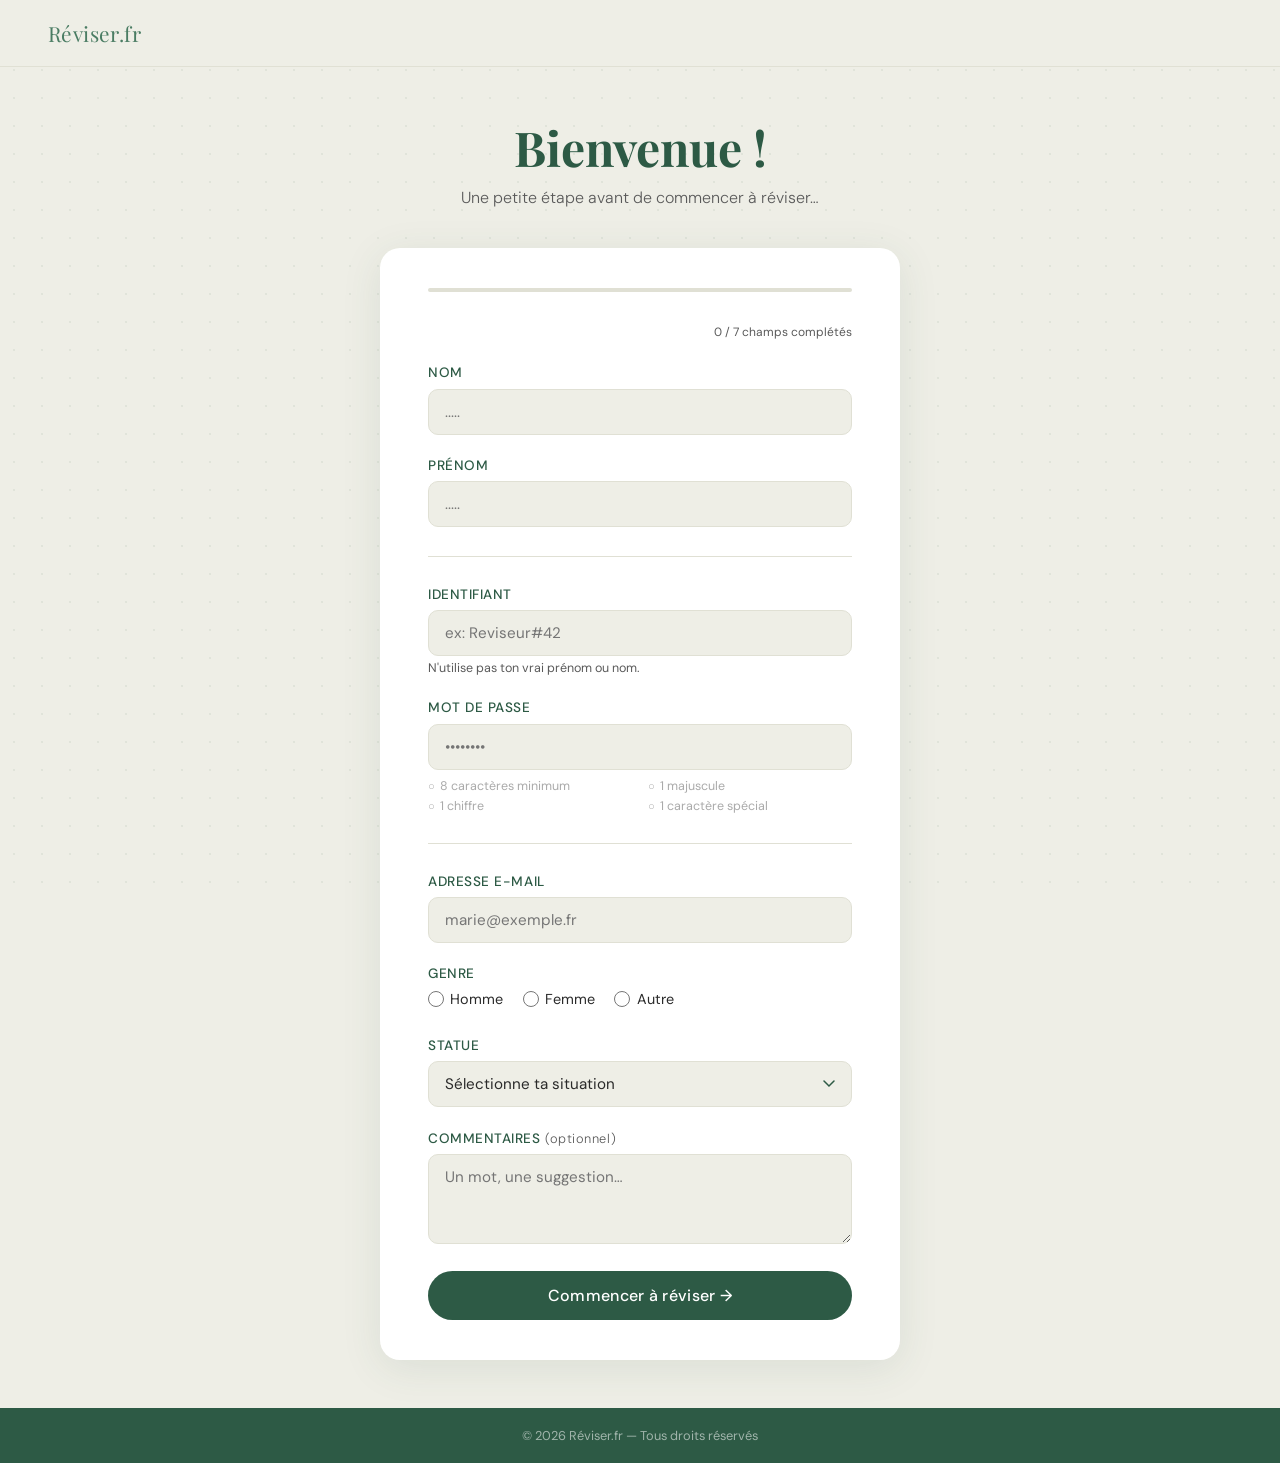
<file: index.html>
<!DOCTYPE html>
<html lang="fr">
<head>
    <meta charset="utf-8">
    <meta name="viewport" content="width=device-width, initial-scale=1.0">
    <title>Réviser.fr — Inscription</title>
    <link rel="stylesheet" href="formulaire_css.css">
</head>
<body>

<!-- bandeau en haut+ lien ver site princiaple -->
<nav>
    <a  class="nav-logo">Réviser.fr</a>
</nav>

<!-- Site -->
<main>
    <div class="form-header">
        <h1>Bienvenue !</h1>
        <p>Une petite étape avant de commencer à réviser…</p>
    </div>

    <div class="card">

        <!-- BARRE DE PROGRESSION -->
        <div class="progress-bar-wrap">
            <div class="progress-bar-fill" id="progressFill"></div>
        </div>
        <p class="progress-label" id="progressLabel">0 / 7 champs complétés</p>

        <form id="inscriptionForm" action="page_principale.html" method="GET" novalidate>

            <!-- NOM -->
            <div class="field">
                <label for="nom">Nom</label>
                <div class="field-check" id="wrap-nom">
                    <input type="text" id="nom" name="nom" placeholder=".....">
                </div>
                <span class="error-msg" id="err-nom">Ce champ est requis.</span>
            </div>

            <!-- PRÉNOM -->
            <div class="field">
                <label for="prenom">Prénom</label>
                <div class="field-check" id="wrap-prenom">
                    <input type="text" id="prenom" name="prenom" placeholder=".....">
                </div>
                <span class="error-msg" id="err-prenom">Ce champ est requis.</span>
            </div>

            <hr class="divider">

            <!-- IDENTIFIANT -->
            <div class="field">
                <label for="identifiant">Identifiant</label>
                <div class="field-check" id="wrap-identifiant">
                    <input type="text" id="identifiant" name="Identifiant" placeholder="ex: Reviseur#42">
                </div>
                <span class="hint">N'utilise pas ton vrai prénom ou nom.</span>
                <span class="error-msg" id="err-identifiant">L'identifiant ne peut pas être ton prénom ou ton nom.</span>
            </div>

            <!-- MOT DE PASSE -->
            <div class="field">
                <label for="motdepasse">Mot de passe</label>
                <div class="field-check" id="wrap-motdepasse">
                    <input type="password" id="motdepasse" name="motdepasse" placeholder="••••••••">
                </div>
                <div class="pwd-criteria">
                    <span class="criteria-item" id="crit-len">8 caractères minimum</span>
                    <span class="criteria-item" id="crit-maj">1 majuscule</span>
                    <span class="criteria-item" id="crit-num">1 chiffre</span>
                    <span class="criteria-item" id="crit-spe">1 caractère spécial</span>
                </div>
                <span class="error-msg" id="err-mdp">Le mot de passe ne respecte pas les critères.</span>
            </div>

            <hr class="divider">

            <!-- EMAIL -->
            <div class="field">
                <label for="gmail">Adresse e-mail</label>
                <div class="field-check" id="wrap-gmail">
                    <input type="email" id="gmail" name="adressemail" placeholder="marie@exemple.fr">
                </div>
                <span class="error-msg" id="err-email">Adresse e-mail invalide (doit contenir un @).</span>
            </div>

            <!-- GENRE -->
            <div class="field" id="field-sexe">
                <label>Genre</label>
                <div class="radio-group">
                    <label class="radio-label">
                        <input type="radio" name="sexe" value="M"> Homme
                    </label>
                    <label class="radio-label">
                        <input type="radio" name="sexe" value="F"> Femme
                    </label>
                    <label class="radio-label">
                        <input type="radio" name="sexe" value="X"> Autre
                    </label>
                </div>
                <span class="error-msg" id="err-sexe">Veuillez choisir un genre.</span>
            </div>

            <!-- FONCTION -->
            <div class="field">
                <label for="fonction">Statue</label>
                <select id="fonction" name="fonction">
                    <option value="" disabled selected>Sélectionne ta situation</option>
                    <option value="Enseignant">Enseignant(e)</option>
                    <option value="seconde">Seconde</option>
                    <option value="premiere">Première</option>
                    <option value="termianale">Terminale</option>
                    <option value="Autre">Autre</option>
                </select>
                <span class="error-msg" id="err-fonction">Veuillez sélectionner une fonction.</span>
            </div>

            <!-- COMMENTAIRES -->
            <div class="field">
                <label for="commentaire">
                    Commentaires
                    <span style="font-weight:300;text-transform:none;font-size:0.8rem;color:var(--texte-doux)">(optionnel)</span>
                </label>
                <textarea id="commentaire" name="commentaire" placeholder="Un mot, une suggestion…"></textarea>
            </div>

            <!-- BANNIÈRE ERREUR GLOBALE -->
            <div id="global-error" class="global-error" style="display:none;">
                ! Certains champs sont incomplets ou incorrects. Corrige-les pour continuer !
            </div>

            <button type="submit" class="submit-btn">Commencer à réviser →</button>

        </form>
    </div>
</main>

<!-- credit -->
<footer>
    © 2026 Réviser.fr — Tous droits réservés
</footer>

<script>
// ── BARRE DE PROGRESSION ──
const TOTAL_CHAMPS = 7; // nom, prenom, identifiant, mdp, email, sexe, fonction

function updateProgress() {
    const nom      = document.getElementById('nom').value.trim();
    const prenom   = document.getElementById('prenom').value.trim();
    const ident    = document.getElementById('identifiant').value.trim();
    const mdp      = document.getElementById('motdepasse').value;
    const email    = document.getElementById('gmail').value.trim();
    const sexe     = document.querySelector('input[name="sexe"]:checked');
    const fonction = document.getElementById('fonction').value;

    const mdpOk = mdp.length >= 8
        && /[A-Z]/.test(mdp)
        && /[0-9]/.test(mdp)
        && /[_,%,#,!,@,$,&,*,.,\-,+]/.test(mdp);

    let count = 0;
    if (nom)    count++;
    if (prenom) count++;
    if (ident && ident.toLowerCase() !== nom.toLowerCase() && ident.toLowerCase() !== prenom.toLowerCase()) count++;
    if (mdpOk)  count++;
    if (email && /@/.test(email)) count++;
    if (sexe)   count++;
    if (fonction) count++;

    const pct = Math.round((count / TOTAL_CHAMPS) * 100);
    document.getElementById('progressFill').style.width = pct + '%';

    const label = document.getElementById('progressLabel');
    label.textContent = count + ' / ' + TOTAL_CHAMPS + ' champs complétés';
    label.classList.toggle('done', count === TOTAL_CHAMPS);

    // effet sur le bouton quand tout est rempli
    document.querySelector('.submit-btn').classList.toggle('ready', count === TOTAL_CHAMPS);
}

// surveille tous les champs pour la progression et mettre le code a jour
document.querySelectorAll('input, select, textarea').forEach(el => {
    el.addEventListener('input', updateProgress);
    el.addEventListener('change', updateProgress);
});

// ── COCHE vert sur les champs texte ──
function checkField(inputId, isValid) {
    const wrap = document.getElementById('wrap-' + inputId);
    if (wrap) wrap.classList.toggle('show-check', isValid);
}

document.getElementById('nom').addEventListener('blur', function () {
    checkField('nom', this.value.trim().length > 0);
});

document.getElementById('prenom').addEventListener('blur', function () {
    checkField('prenom', this.value.trim().length > 0);
});

document.getElementById('identifiant').addEventListener('blur', function () {
    const v = this.value.trim().toLowerCase();
    const n = document.getElementById('nom').value.trim().toLowerCase();
    const p = document.getElementById('prenom').value.trim().toLowerCase();
    checkField('identifiant', v.length > 0 && v !== n && v !== p);
});

document.getElementById('gmail').addEventListener('blur', function () {
    checkField('gmail', /@/.test(this.value));
});

// ── CRITÈRES MOT DE PASSE en temps réel pour mettre a jour les critere en dessous ──
const mdpInput = document.getElementById('motdepasse');

mdpInput.addEventListener('input', () => {
    const v = mdpInput.value;
    toggle('crit-len', v.length >= 8);
    toggle('crit-maj', /[A-Z]/.test(v));
    toggle('crit-num', /[0-9]/.test(v));
    toggle('crit-spe', /[_,%,#,!,@,$,&,*,.,\-,+]/.test(v));

    const pwdOk = v.length >= 8
        && /[A-Z]/.test(v)
        && /[0-9]/.test(v)
        && /[_,%,#,!,@,$,&,*,.,\-,+]/.test(v);
    checkField('motdepasse', pwdOk);
});

function toggle(id, ok) {
    document.getElementById(id).classList.toggle('ok', ok);
}

// ── VALIDATION À LA SOUMISSION ──
const form = document.getElementById('inscriptionForm');

form.addEventListener('submit', function (e) {
    let valid = true;

    const nom         = document.getElementById('nom').value.trim().toLowerCase();
    const prenom      = document.getElementById('prenom').value.trim().toLowerCase();
    const identifiant = document.getElementById('identifiant').value.trim().toLowerCase();
    const mdp         = mdpInput.value;
    const email       = document.getElementById('gmail').value.trim();
    const sexeChoisi  = document.querySelector('input[name="sexe"]:checked');
    const fonction    = document.getElementById('fonction').value;

    // Nom
    if (!nom) { showErr('nom', 'err-nom', true);  valid = false; }
    else       { showErr('nom', 'err-nom', false); }

    // Prénom
    if (!prenom) { showErr('prenom', 'err-prenom', true);  valid = false; }
    else          { showErr('prenom', 'err-prenom', false); }

    // Identifiant
    if (!identifiant || identifiant === nom || identifiant === prenom) {
        showErr('identifiant', 'err-identifiant', true);  valid = false;
    } else {
        showErr('identifiant', 'err-identifiant', false);
    }

    // Mot de passe
    const pwdOk = mdp.length >= 8
        && /[A-Z]/.test(mdp)
        && /[0-9]/.test(mdp)
        && /[_,%,#,!,@,$,&,*,.,\-,+]/.test(mdp);
    if (!pwdOk) { showErr('motdepasse', 'err-mdp', true);  valid = false; }
    else         { showErr('motdepasse', 'err-mdp', false); }

    // Email
    if (!email || !/@/.test(email)) { showErr('gmail', 'err-email', true);  valid = false; }
    else                             { showErr('gmail', 'err-email', false); }

    // Genre
    const errSexe = document.getElementById('err-sexe');
    if (!sexeChoisi) { errSexe.classList.add('visible');    valid = false; }
    else              { errSexe.classList.remove('visible'); }

    // Fonction
    const errFonction    = document.getElementById('err-fonction');
    const selectFonction = document.getElementById('fonction');
    if (!fonction) {
        errFonction.classList.add('visible');
        selectFonction.classList.add('invalid');
        valid = false;
    } else {
        errFonction.classList.remove('visible');
        selectFonction.classList.remove('invalid');
    }

    // Bannière globale
    const banner = document.getElementById('global-error');
    if (!valid) {
        e.preventDefault();
        banner.style.display   = 'block';
        banner.style.animation = 'none';
        banner.offsetHeight;                  // reflow pour relancer l'animation
        banner.style.animation = '';
        banner.scrollIntoView({ behavior: 'smooth', block: 'center' });
    } else {
        banner.style.display = 'none';
    }
});

// ── UTILITAIRE : affiche / cache une erreur sous un champ ──
function showErr(inputId, errId, show) {
    const input = document.getElementById(inputId);
    const msg   = document.getElementById(errId);
    if (show) {
        input.classList.add('invalid');
        input.classList.remove('valid');
        msg.classList.add('visible');
    } else {
        input.classList.remove('invalid');
        input.classList.add('valid');
        msg.classList.remove('visible');
    }
}

</script>

</body>
</html>
</file>
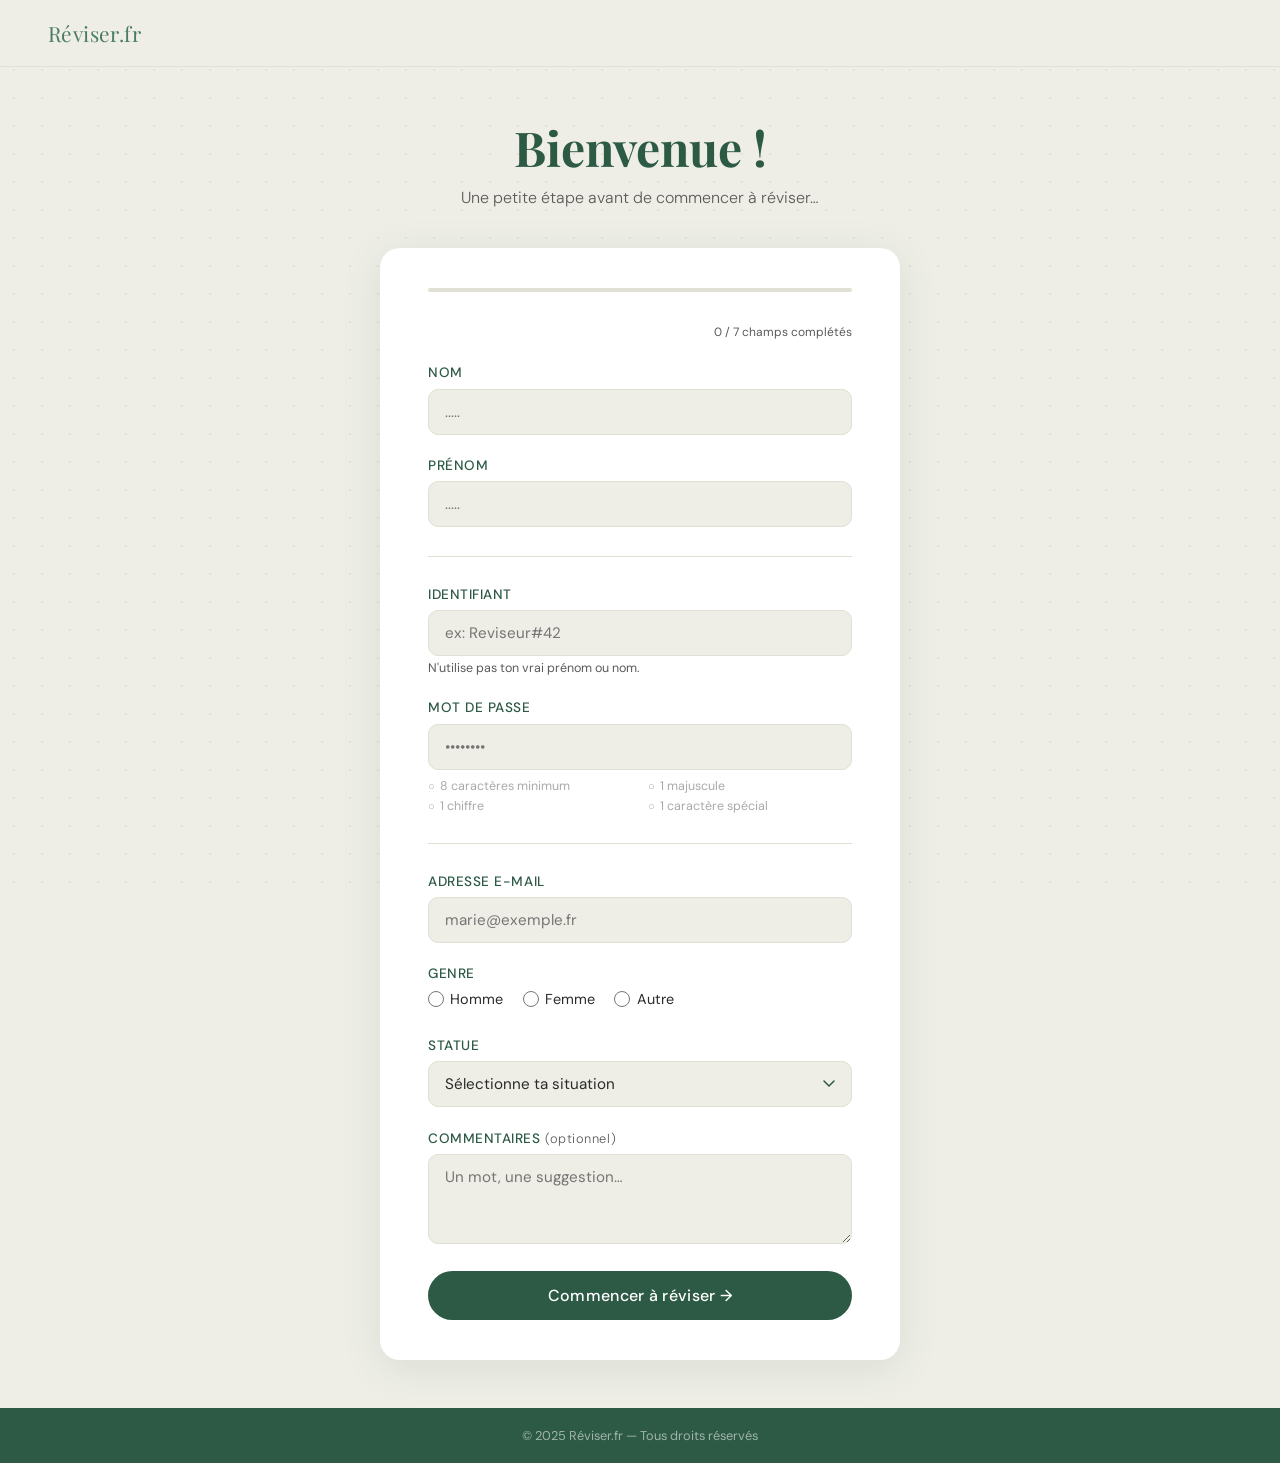
<file: formulaire.html>
<!DOCTYPE html>
<html lang="fr">
<head>
    <meta charset="utf-8">
    <meta name="viewport" content="width=device-width, initial-scale=1.0">
    <title>Réviser.fr — Inscription</title>
    <link rel="stylesheet" href="formulaire_css.css">
</head>
<body>

<!-- bandeau en haut+ lien ver site princiaple -->
<nav>
    <a href="page_principale.html" class="nav-logo">Réviser.fr</a>
</nav>

<!-- Site -->
<main>
    <div class="form-header">
        <h1>Bienvenue !</h1>
        <p>Une petite étape avant de commencer à réviser…</p>
    </div>

    <div class="card">

        <!-- BARRE DE PROGRESSION -->
        <div class="progress-bar-wrap">
            <div class="progress-bar-fill" id="progressFill"></div>
        </div>
        <p class="progress-label" id="progressLabel">0 / 7 champs complétés</p>

        <form id="inscriptionForm" action="page_principale.html" method="GET" novalidate>

            <!-- NOM -->
            <div class="field">
                <label for="nom">Nom</label>
                <div class="field-check" id="wrap-nom">
                    <input type="text" id="nom" name="nom" placeholder=".....">
                </div>
                <span class="error-msg" id="err-nom">Ce champ est requis.</span>
            </div>

            <!-- PRÉNOM -->
            <div class="field">
                <label for="prenom">Prénom</label>
                <div class="field-check" id="wrap-prenom">
                    <input type="text" id="prenom" name="prenom" placeholder=".....">
                </div>
                <span class="error-msg" id="err-prenom">Ce champ est requis.</span>
            </div>

            <hr class="divider">

            <!-- IDENTIFIANT -->
            <div class="field">
                <label for="identifiant">Identifiant</label>
                <div class="field-check" id="wrap-identifiant">
                    <input type="text" id="identifiant" name="Identifiant" placeholder="ex: Reviseur#42">
                </div>
                <span class="hint">N'utilise pas ton vrai prénom ou nom.</span>
                <span class="error-msg" id="err-identifiant">L'identifiant ne peut pas être ton prénom ou ton nom.</span>
            </div>

            <!-- MOT DE PASSE -->
            <div class="field">
                <label for="motdepasse">Mot de passe</label>
                <div class="field-check" id="wrap-motdepasse">
                    <input type="password" id="motdepasse" name="motdepasse" placeholder="••••••••">
                </div>
                <div class="pwd-criteria">
                    <span class="criteria-item" id="crit-len">8 caractères minimum</span>
                    <span class="criteria-item" id="crit-maj">1 majuscule</span>
                    <span class="criteria-item" id="crit-num">1 chiffre</span>
                    <span class="criteria-item" id="crit-spe">1 caractère spécial</span>
                </div>
                <span class="error-msg" id="err-mdp">Le mot de passe ne respecte pas les critères.</span>
            </div>

            <hr class="divider">

            <!-- EMAIL -->
            <div class="field">
                <label for="gmail">Adresse e-mail</label>
                <div class="field-check" id="wrap-gmail">
                    <input type="email" id="gmail" name="adressemail" placeholder="marie@exemple.fr">
                </div>
                <span class="error-msg" id="err-email">Adresse e-mail invalide (doit contenir un @).</span>
            </div>

            <!-- GENRE -->
            <div class="field" id="field-sexe">
                <label>Genre</label>
                <div class="radio-group">
                    <label class="radio-label">
                        <input type="radio" name="sexe" value="M"> Homme
                    </label>
                    <label class="radio-label">
                        <input type="radio" name="sexe" value="F"> Femme
                    </label>
                    <label class="radio-label">
                        <input type="radio" name="sexe" value="X"> Autre
                    </label>
                </div>
                <span class="error-msg" id="err-sexe">Veuillez choisir un genre.</span>
            </div>

            <!-- FONCTION -->
            <div class="field">
                <label for="fonction">Statue</label>
                <select id="fonction" name="fonction">
                    <option value="" disabled selected>Sélectionne ta situation</option>
                    <option value="Enseignant">Enseignant(e)</option>
                    <option value="seconde">Seconde</option>
                    <option value="premiere">Première</option>
                    <option value="termianale">Terminale</option>
                    <option value="Autre">Autre</option>
                </select>
                <span class="error-msg" id="err-fonction">Veuillez sélectionner une fonction.</span>
            </div>

            <!-- COMMENTAIRES -->
            <div class="field">
                <label for="commentaire">
                    Commentaires
                    <span style="font-weight:300;text-transform:none;font-size:0.8rem;color:var(--texte-doux)">(optionnel)</span>
                </label>
                <textarea id="commentaire" name="commentaire" placeholder="Un mot, une suggestion…"></textarea>
            </div>

            <!-- BANNIÈRE ERREUR GLOBALE -->
            <div id="global-error" class="global-error" style="display:none;">
                ! Certains champs sont incomplets ou incorrects. Corrige-les pour continuer !
            </div>

            <button type="submit" class="submit-btn">Commencer à réviser →</button>

        </form>
    </div>
</main>

<!-- credit -->
<footer>
    © 2025 Réviser.fr — Tous droits réservés
</footer>

<script>
// ── BARRE DE PROGRESSION ──
const TOTAL_CHAMPS = 7; // nom, prenom, identifiant, mdp, email, sexe, fonction

function updateProgress() {
    const nom      = document.getElementById('nom').value.trim();
    const prenom   = document.getElementById('prenom').value.trim();
    const ident    = document.getElementById('identifiant').value.trim();
    const mdp      = document.getElementById('motdepasse').value;
    const email    = document.getElementById('gmail').value.trim();
    const sexe     = document.querySelector('input[name="sexe"]:checked');
    const fonction = document.getElementById('fonction').value;

    const mdpOk = mdp.length >= 8
        && /[A-Z]/.test(mdp)
        && /[0-9]/.test(mdp)
        && /[_,%,#,!,@,$,&,*,.,\-,+]/.test(mdp);

    let count = 0;
    if (nom)    count++;
    if (prenom) count++;
    if (ident && ident.toLowerCase() !== nom.toLowerCase() && ident.toLowerCase() !== prenom.toLowerCase()) count++;
    if (mdpOk)  count++;
    if (email && /@/.test(email)) count++;
    if (sexe)   count++;
    if (fonction) count++;

    const pct = Math.round((count / TOTAL_CHAMPS) * 100);
    document.getElementById('progressFill').style.width = pct + '%';

    const label = document.getElementById('progressLabel');
    label.textContent = count + ' / ' + TOTAL_CHAMPS + ' champs complétés';
    label.classList.toggle('done', count === TOTAL_CHAMPS);

    // effet sur le bouton quand tout est rempli
    document.querySelector('.submit-btn').classList.toggle('ready', count === TOTAL_CHAMPS);
}

// surveille tous les champs pour la progression et mettre le code a jour
document.querySelectorAll('input, select, textarea').forEach(el => {
    el.addEventListener('input', updateProgress);
    el.addEventListener('change', updateProgress);
});

// ── COCHE vert sur les champs texte ──
function checkField(inputId, isValid) {
    const wrap = document.getElementById('wrap-' + inputId);
    if (wrap) wrap.classList.toggle('show-check', isValid);
}

document.getElementById('nom').addEventListener('blur', function () {
    checkField('nom', this.value.trim().length > 0);
});

document.getElementById('prenom').addEventListener('blur', function () {
    checkField('prenom', this.value.trim().length > 0);
});

document.getElementById('identifiant').addEventListener('blur', function () {
    const v = this.value.trim().toLowerCase();
    const n = document.getElementById('nom').value.trim().toLowerCase();
    const p = document.getElementById('prenom').value.trim().toLowerCase();
    checkField('identifiant', v.length > 0 && v !== n && v !== p);
});

document.getElementById('gmail').addEventListener('blur', function () {
    checkField('gmail', /@/.test(this.value));
});

// ── CRITÈRES MOT DE PASSE en temps réel pour mettre a jour les critere en dessous ──
const mdpInput = document.getElementById('motdepasse');

mdpInput.addEventListener('input', () => {
    const v = mdpInput.value;
    toggle('crit-len', v.length >= 8);
    toggle('crit-maj', /[A-Z]/.test(v));
    toggle('crit-num', /[0-9]/.test(v));
    toggle('crit-spe', /[_,%,#,!,@,$,&,*,.,\-,+]/.test(v));

    const pwdOk = v.length >= 8
        && /[A-Z]/.test(v)
        && /[0-9]/.test(v)
        && /[_,%,#,!,@,$,&,*,.,\-,+]/.test(v);
    checkField('motdepasse', pwdOk);
});

function toggle(id, ok) {
    document.getElementById(id).classList.toggle('ok', ok);
}

// ── VALIDATION À LA SOUMISSION ──
const form = document.getElementById('inscriptionForm');

form.addEventListener('submit', function (e) {
    let valid = true;

    const nom         = document.getElementById('nom').value.trim().toLowerCase();
    const prenom      = document.getElementById('prenom').value.trim().toLowerCase();
    const identifiant = document.getElementById('identifiant').value.trim().toLowerCase();
    const mdp         = mdpInput.value;
    const email       = document.getElementById('gmail').value.trim();
    const sexeChoisi  = document.querySelector('input[name="sexe"]:checked');
    const fonction    = document.getElementById('fonction').value;

    // Nom
    if (!nom) { showErr('nom', 'err-nom', true);  valid = false; }
    else       { showErr('nom', 'err-nom', false); }

    // Prénom
    if (!prenom) { showErr('prenom', 'err-prenom', true);  valid = false; }
    else          { showErr('prenom', 'err-prenom', false); }

    // Identifiant
    if (!identifiant || identifiant === nom || identifiant === prenom) {
        showErr('identifiant', 'err-identifiant', true);  valid = false;
    } else {
        showErr('identifiant', 'err-identifiant', false);
    }

    // Mot de passe
    const pwdOk = mdp.length >= 8
        && /[A-Z]/.test(mdp)
        && /[0-9]/.test(mdp)
        && /[_,%,#,!,@,$,&,*,.,\-,+]/.test(mdp);
    if (!pwdOk) { showErr('motdepasse', 'err-mdp', true);  valid = false; }
    else         { showErr('motdepasse', 'err-mdp', false); }

    // Email
    if (!email || !/@/.test(email)) { showErr('gmail', 'err-email', true);  valid = false; }
    else                             { showErr('gmail', 'err-email', false); }

    // Genre
    const errSexe = document.getElementById('err-sexe');
    if (!sexeChoisi) { errSexe.classList.add('visible');    valid = false; }
    else              { errSexe.classList.remove('visible'); }

    // Fonction
    const errFonction    = document.getElementById('err-fonction');
    const selectFonction = document.getElementById('fonction');
    if (!fonction) {
        errFonction.classList.add('visible');
        selectFonction.classList.add('invalid');
        valid = false;
    } else {
        errFonction.classList.remove('visible');
        selectFonction.classList.remove('invalid');
    }

    // Bannière globale
    const banner = document.getElementById('global-error');
    if (!valid) {
        e.preventDefault();
        banner.style.display   = 'block';
        banner.style.animation = 'none';
        banner.offsetHeight;                  // reflow pour relancer l'animation
        banner.style.animation = '';
        banner.scrollIntoView({ behavior: 'smooth', block: 'center' });
    } else {
        banner.style.display = 'none';
    }
});

// ── UTILITAIRE : affiche / cache une erreur sous un champ ──
function showErr(inputId, errId, show) {
    const input = document.getElementById(inputId);
    const msg   = document.getElementById(errId);
    if (show) {
        input.classList.add('invalid');
        input.classList.remove('valid');
        msg.classList.add('visible');
    } else {
        input.classList.remove('invalid');
        input.classList.add('valid');
        msg.classList.remove('visible');
    }
}

</script>

</body>
</html>
</file>
<file: formulaire_css.css>
@import url('https://fonts.googleapis.com/css2?family=Playfair+Display:wght@500;700&family=DM+Sans:wght@300;400;500&display=swap');

*, *::before, *::after {
    box-sizing: border-box;
    margin: 0;
    padding: 0;
}

:root {
    --vert-fonce: #2d5a45;
    --vert-moyen: #4a7c63;
    --vert-clair: #8fb5a0;
    --beige: #eeeee6;
    --beige-fonce: #e0e0d4;
    --blanc: #ffffff;
    --texte: #2a2a2a;
    --texte-doux: #5a5a5a;
    --rouge-erreur: #c0392b;
    --vert-ok: #27ae60;
}

body {
    background-color: var(--beige);
    font-family: 'DM Sans', sans-serif;
    color: var(--texte);
    min-height: 100vh;
    display: flex;
    flex-direction: column;
}

/* ── MOTIF DE FOND ── */
body::before {
    content: '';
    position: fixed;
    inset: 0;
    pointer-events: none;
    z-index: 0;
    background-image: radial-gradient(circle, rgba(45,90,69,0.07) 1.5px, transparent 1.5px);
    background-size: 28px 28px;
}

nav, main, footer {
    position: relative;
    z-index: 1;
}

/* ── NAVBAR ── */
nav {
    display: flex;
    justify-content: space-between;
    align-items: center;
    padding: 1.2rem 3rem;
    background: var(--beige);
    border-bottom: 1px solid var(--beige-fonce);
}

.nav-logo {
    font-family: 'Playfair Display', serif;
    font-size: 1.3rem;
    color: var(--vert-moyen);
    text-decoration: none;
    letter-spacing: 0.02em;
}

/* ── MAIN ── */
main {
    flex: 1;
    display: flex;
    flex-direction: column;
    align-items: center;
    justify-content: center;
    padding: 3rem 1.5rem;
}

.form-header {
    text-align: center;
    margin-bottom: 2.5rem;
    animation: fadeDown 0.6s ease both;
}

.form-header h1 {
    font-family: 'Playfair Display', serif;
    font-size: clamp(2rem, 5vw, 3rem);
    color: var(--vert-fonce);
    margin-bottom: 0.5rem;
}

.form-header p {
    color: var(--texte-doux);
    font-size: 1rem;
    font-weight: 300;
}

/* ── CARD ── */
.card {
    background: var(--blanc);
    border-radius: 20px;
    padding: 2.5rem 3rem;
    width: 100%;
    max-width: 520px;
    box-shadow: 0 8px 40px rgba(45, 90, 69, 0.1);
    animation: fadeUp 0.7s ease both 0.1s;
}

/* ── BARRE DE PROGRESSION ── */
.progress-bar-wrap {
    height: 4px;
    background: var(--beige-fonce);
    border-radius: 10px;
    margin-bottom: 2rem;
    overflow: hidden;
}

.progress-bar-fill {
    height: 100%;
    width: 0%;
    background: linear-gradient(90deg, var(--vert-clair), var(--vert-fonce));
    border-radius: 10px;
    transition: width 0.5s cubic-bezier(0.4, 0, 0.2, 1);
}

.progress-label {
    font-size: 0.75rem;
    color: var(--texte-doux);
    text-align: right;
    margin-top: 0.3rem;
    margin-bottom: 1.5rem;
    transition: color 0.3s;
}

.progress-label.done {
    color: var(--vert-ok);
    font-weight: 500;
}

/* ── CHAMPS ── */
.field {
    margin-bottom: 1.4rem;
}

label {
    display: block;
    font-size: 0.85rem;
    font-weight: 500;
    color: var(--vert-fonce);
    margin-bottom: 0.45rem;
    letter-spacing: 0.04em;
    text-transform: uppercase;
    transition: color 0.2s, transform 0.2s;
}

.field:focus-within label {
    color: var(--vert-moyen);
    transform: translateX(2px);
    transition: color 0.2s, transform 0.2s;
}

input[type="text"],
input[type="password"],
input[type="email"],
select,
textarea {
    width: 100%;
    padding: 0.75rem 1rem;
    border: 1.5px solid var(--beige-fonce);
    border-radius: 10px;
    font-family: 'DM Sans', sans-serif;
    font-size: 0.95rem;
    color: var(--texte);
    background: var(--beige);
    transition: border-color 0.2s, box-shadow 0.2s, background 0.2s;
    outline: none;
}

input:focus,
select:focus,
textarea:focus {
    border-color: var(--vert-moyen);
    background: var(--blanc);
    box-shadow: 0 0 0 3px rgba(74, 124, 99, 0.12);
}

input.valid {
    border-color: var(--vert-ok);
}

input.invalid,
select.invalid {
    border-color: var(--rouge-erreur);
}

.hint {
    font-size: 0.78rem;
    color: var(--texte-doux);
    margin-top: 0.35rem;
}

.error-msg {
    font-size: 0.78rem;
    color: var(--rouge-erreur);
    margin-top: 0.35rem;
    display: none;
}

.error-msg.visible {
    display: block;
}

/* ── COCHE ANIMÉE ── */
.field-check {
    position: relative;
}

.field-check::after {
    content: '✓';
    position: absolute;
    right: 1rem;
    top: 50%;
    transform: translateY(-50%) scale(0);
    color: var(--vert-ok);
    font-size: 1rem;
    font-weight: 700;
    transition: transform 0.25s cubic-bezier(0.34, 1.56, 0.64, 1);
    pointer-events: none;
}

.field-check.show-check::after {
    transform: translateY(-50%) scale(1);
}

/* ── MOT DE PASSE CRITÈRES ── */
.pwd-criteria {
    display: grid;
    grid-template-columns: 1fr 1fr;
    gap: 0.3rem 1rem;
    margin-top: 0.5rem;
}

.criteria-item {
    font-size: 0.78rem;
    color: #aaa;
    display: flex;
    align-items: center;
    gap: 0.3rem;
    transition: color 0.2s;
}

.criteria-item.ok {
    color: var(--vert-ok);
}

.criteria-item::before {
    content: '○';
    font-size: 0.7rem;
}

.criteria-item.ok::before {
    content: '●';
}

/* ── GENRE RADIO ── */
.radio-group {
    display: flex;
    gap: 1.2rem;
    margin-top: 0.2rem;
}

.radio-label {
    display: flex;
    align-items: center;
    gap: 0.4rem;
    font-size: 0.9rem;
    font-weight: 400;
    color: var(--texte);
    text-transform: none;
    letter-spacing: 0;
    cursor: pointer;
}

.radio-label input[type="radio"] {
    accent-color: var(--vert-fonce);
    width: 16px;
    height: 16px;
    cursor: pointer;
}

/* ── SELECT ── */
select {
    appearance: none;
    background-image: url("data:image/svg+xml,%3Csvg xmlns='http://www.w3.org/2000/svg' width='12' height='8' viewBox='0 0 12 8'%3E%3Cpath d='M1 1l5 5 5-5' stroke='%232d5a45' stroke-width='1.5' fill='none' stroke-linecap='round'/%3E%3C/svg%3E");
    background-repeat: no-repeat;
    background-position: right 1rem center;
    padding-right: 2.5rem;
}

textarea {
    resize: vertical;
    min-height: 90px;
}

/* ── SÉPARATEUR ── */
.divider {
    border: none;
    border-top: 1px solid var(--beige-fonce);
    margin: 1.8rem 0;
}

/* ── BOUTON ── */
.submit-btn {
    width: 100%;
    padding: 0.85rem;
    background: var(--vert-fonce);
    color: var(--blanc);
    border: none;
    border-radius: 50px;
    font-family: 'DM Sans', sans-serif;
    font-size: 1rem;
    font-weight: 500;
    cursor: pointer;
    transition: background 0.2s, transform 0.1s, box-shadow 0.2s;
    letter-spacing: 0.02em;
}

.submit-btn:hover {
    background: var(--vert-moyen);
    box-shadow: 0 4px 20px rgba(45, 90, 69, 0.25);
}

.submit-btn:active {
    transform: scale(0.98);
}

.submit-btn.ready {
    animation: pulse 2s ease-in-out infinite;
}

/* ── BANNIÈRE ERREUR GLOBALE ── */
.global-error {
    background: #fdf0ef;
    border: 1.5px solid var(--rouge-erreur);
    color: var(--rouge-erreur);
    border-radius: 10px;
    padding: 0.8rem 1rem;
    font-size: 0.88rem;
    margin-bottom: 1.2rem;
    animation: shake 0.35s ease;
}

/* ── FOOTER ── */
footer {
    background: var(--vert-fonce);
    color: rgba(255,255,255,0.55);
    text-align: center;
    padding: 1.2rem;
    font-size: 0.8rem;
}

/* ── ANIMATIONS ── */
@keyframes fadeDown {
    from { opacity: 0; transform: translateY(-18px); }
    to   { opacity: 1; transform: translateY(0); }
}

@keyframes fadeUp {
    from { opacity: 0; transform: translateY(22px); }
    to   { opacity: 1; transform: translateY(0); }
}

@keyframes shake {
    0%, 100% { transform: translateX(0); }
    25%       { transform: translateX(-6px); }
    75%       { transform: translateX(6px); }
}

@keyframes pulse {
    0%, 100% { box-shadow: 0 0 0 0 rgba(45, 90, 69, 0.4); }
    50%       { box-shadow: 0 0 0 10px rgba(45, 90, 69, 0); }
}

/* ── RESPONSIVE ── */
@media (max-width: 600px) {
    nav { padding: 1rem 1.5rem; }
    .card { padding: 2rem 1.5rem; }
    .pwd-criteria { grid-template-columns: 1fr; }
}
</file>
